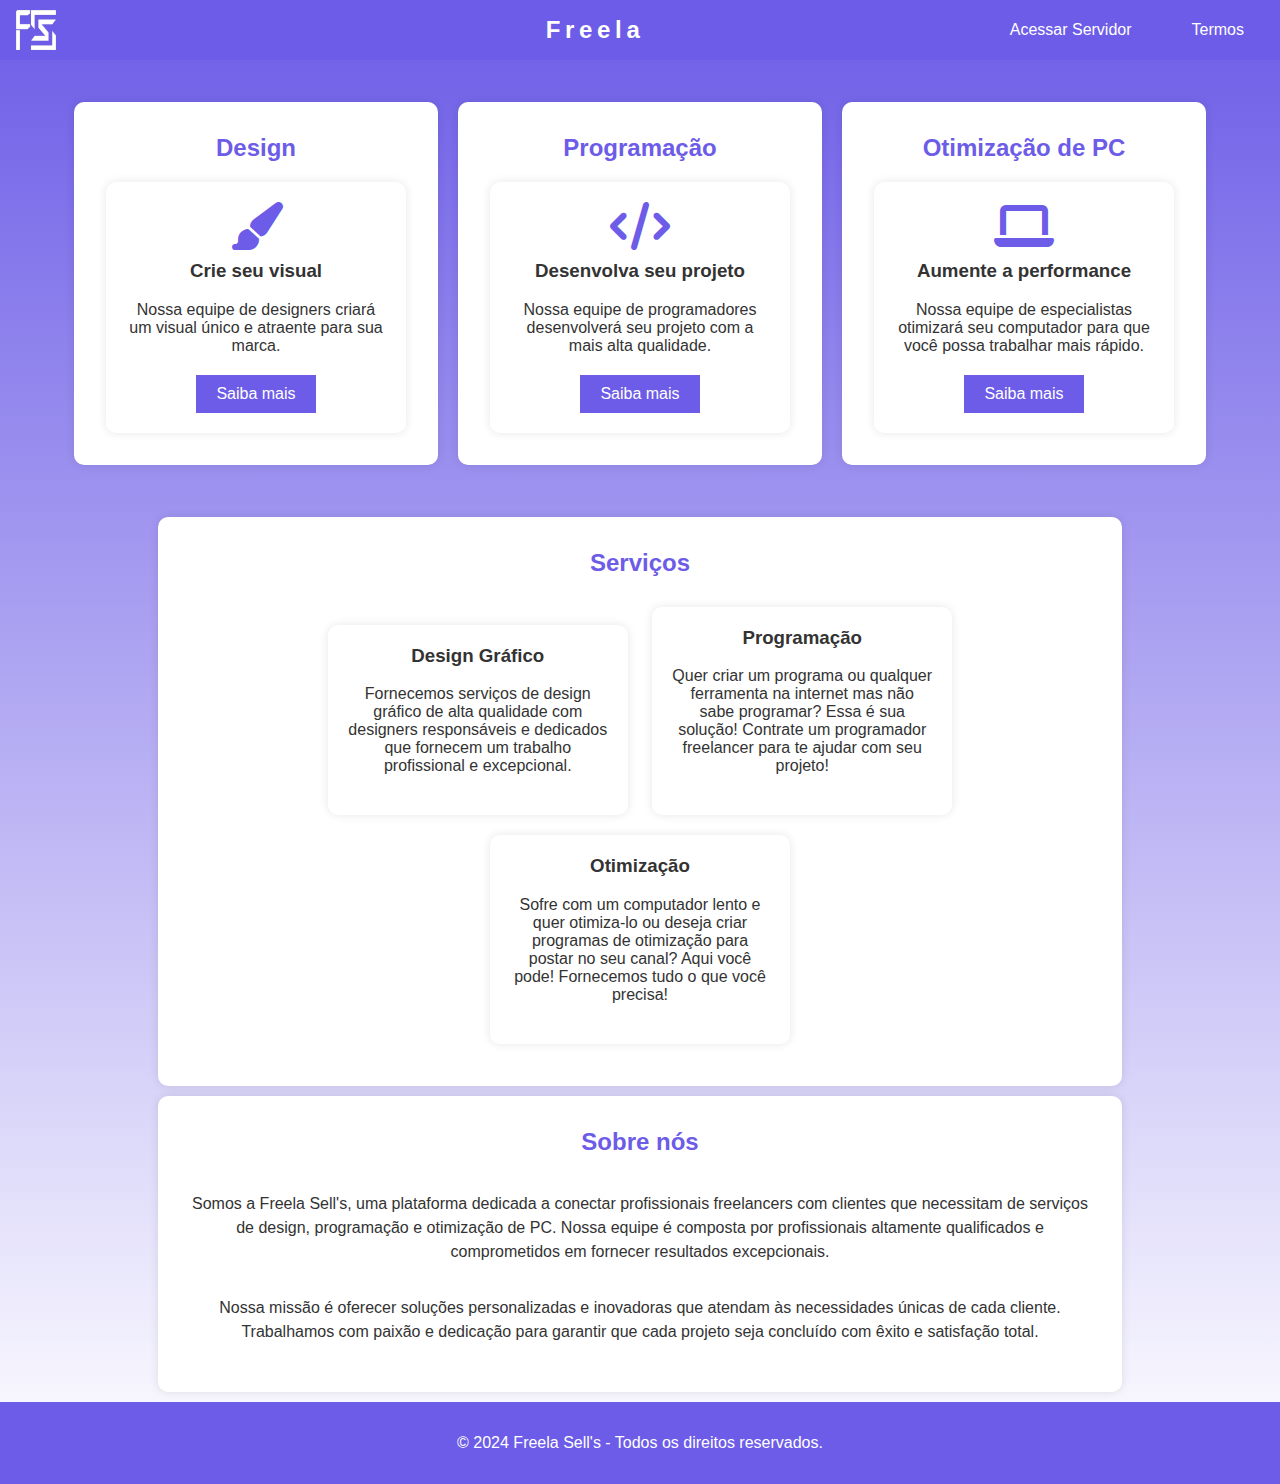
<file: index.html>
<!DOCTYPE html>
<html lang="pt-BR">
<head>
    <meta charset="UTF-8">
    <meta name="viewport" content="width=device-width, initial-scale=1.0">
    <link rel="shortcut icon" href="./OIG4.png" type="image/x-icon">
    <meta property="og:title" content="FreelaSell's - Home">
    <meta property="og:description" content="Freela Sell's. A sua solução informal no freelance.">
    <meta property="og:image" content="https://freelasells.shop/OIG4.png">
    <meta property="og:url" content="https://amathyzin.tech/">
    <meta property="og:type" content="website">
     <script src="script.js"></script>
    <script src="p_terms.js"></script>
    <title>Freela Sell's - Freelances</title>
    <link rel="stylesheet" href="https://cdnjs.cloudflare.com/ajax/libs/font-awesome/6.2.0/css/all.min.css" />
    
    <style>
        body {
            background-image: linear-gradient(to bottom, #6c5ce7 0%, #ffffff 100%);
            font-family: Arial, sans-serif;
            margin: 0;
            padding: 0;
            color: #333;
        }

        header {
            background-color: #6c5ce7;
            padding: 1em;
            text-align: center;
            color: #fff;
            position: relative;
        }

        header h1 {
            font-family: 'Arial Black', sans-serif;
            font-size: 24px;
            margin: 0;
            letter-spacing: -1px; /* Reduzindo o espaçamento entre as letras */
        }

        header h1 span {
            display: inline-block;
            opacity: 0; /* Começa invisível */
        }

        header h1 span:nth-child(odd) {
            animation-direction: alternate;
        }

        @keyframes float {
            0% {
                transform: translateY(0px);
            }
            50% {
                transform: translateY(-10px);
            }
            100% {
                transform: translateY(0px);
            }
        }

        .header-buttons {
            display: flex;
            justify-content: center;
            align-items: center;
            position: absolute;
            right: 1em;
            top: 50%;
            transform: translateY(-50%);
        }

        .header-buttons button {
            background-color: #6c5ce7;
            color: #fff;
            border: none;
            padding: 10px 20px;
            font-size: 16px;
            cursor: pointer;
            transition: background-color 0.3s;
            margin-left: 10px;
        }

        .header-buttons button:hover {
            background-color: #4b3f8c;
        }

        .header-buttons .access-community {
            margin-right: 10px;
        }

        .header-icon {
            height: 40px;
            position: absolute;
            left: 1em;
            top: 50%;
            transform: translateY(-50%);
        }

        main {
            display: flex;
            flex-wrap: wrap;
            justify-content: center;
            padding: 2em;
        }

        section {
            background-color: #fff;
            padding: 2em;
            margin: 10px;
            border-radius: 10px;
            box-shadow: 0 0 10px rgba(0, 0, 0, 0.1);
            width: 300px;
            text-align: center;
            transition: box-shadow 0.3s;
        }

        section:hover {
            box-shadow: 0 0 20px rgba(0, 0, 0, 0.2);
        }

        h2 {
            margin-top: 0;
            color: #6c5ce7;
        }

        .service-box {
            padding: 20px;
            border-radius: 10px;
            box-shadow: 0 0 10px rgba(0, 0, 0, 0.1);
            margin-top: 20px;
            transition: box-shadow 0.3s;
        }

        .service-box:hover {
            box-shadow: 0 0 20px rgba(0, 0, 0, 0.2);
        }

        .service-box i {
            color: #6c5ce7;
            margin-bottom: 10px;
        }

        .service-box h3 {
            margin-top: 0;
            color: #333;
        }

        .service-box p {
            margin-bottom: 20px;
        }

        .service-box button {
            background-color: #6c5ce7;
            color: #fff;
            border: none;
            padding: 10px 20px;
            font-size: 16px;
            cursor: pointer;
            transition: background-color 0.3s;
        }

        .service-box button:hover {
            background-color: #4b3f8c;
        }

        .info {
            background-color: #f0f0f0;
            padding: 10px;
            border-radius: 5px;
            margin-top: 10px;
        }

        .service-info {
            background-color: #fff;
            padding: 2em;
            margin: 10px auto;
            border-radius: 10px;
            box-shadow: 0 0 10px rgba(0, 0, 0, 0.1);
            max-width: 900px;
            text-align: center;
            transition: box-shadow 0.3s;
        }

        .service-info:hover {
            box-shadow: 0 0 20px rgba(0, 0, 0, 0.2);
        }

        .service-info .service-box {
            display: inline-block;
            width: calc(100% / 3 - 40px);
            margin: 10px;
            transition: box-shadow 0.3s;
        }

        .service-info .service-box:hover {
            box-shadow: 0 0 20px rgba(0, 0, 0, 0.2);
        }

        footer {
            background-color: #6c5ce7;
            padding: 1em;
            text-align: center;
            color: #fff;
        }

        footer a {
            color: #fff;
            text-decoration: none;
        }

        footer a:hover {
            color: #ccc;
        }

        /* Adicionando a classe 'fade-in-up' para as caixas */
        .fade-in-up {
            opacity: 0;
            transform: translateY(30px);
            transition: opacity 0.5s ease-out, transform 0.5s ease-out;
        }

        .fade-in-up.show {
            opacity: 1;
            transform: translateY(0);
        }

        /* Adicionando a classe 'floating' para as caixas */
        .floating {
            animation: float 3s ease-in-out infinite;
        }

        /* Adicionando a classe 'highlight' para realçar as caixas */
        .highlight {
            box-shadow: 0 0 20px rgba(108, 92, 231, 0.6);
        }

         #about-us {
            background-color: #fff;
            padding: 2em;
            margin: 10px auto;
            border-radius: 10px;
            box-shadow: 0 0 10px rgba(0, 0, 0, 0.1);
            max-width: 900px; /* Igual à seção de serviços */
            width: 100%; /* Adicionado para garantir a largura total quando max-width não for aplicado */
            text-align: center;
            transition: box-shadow 0.3s;
            display: flex;
            flex-direction: column;
            align-items: center;
        }

        #about-us:hover {
            box-shadow: 0 0 20px rgba(0, 0, 0, 0.2);
        }

        #about-us p {
            margin: 1em 0;
            line-height: 1.5;
        }
    </style>
</head>
<body>
    <header>
        <h1>
            <span>F</span>
            <span>r</span>
            <span>e</span>
            <span>e</span>
            <span>l</span>
            <span>a</span>
            <span> </span>
            <span>S</span>
            <span>e</span>
            <span>l</span>
            <span>l</span>
            <span>'</span>
            <span>s</span>
        </h1>
        <img src="./OIG4.png" alt="Ícone" class="header-icon">
        <div class="header-buttons">
            <button class="access-community" onclick="window.location.href = './discord';">Acessar Servidor</button>
            <button class="terms" onclick="window.location.href = './termos';">Termos</button>
        </div>
    </header>
    <main>
        <section id="design" class="fade-in-up floating">
            <h2>Design</h2>
            <div class="service-box">
                <i class="fas fa-paint-brush fa-3x"></i>
                <h3>Crie seu visual</h3>
                <p>Nossa equipe de designers criará um visual único e atraente para sua marca.</p>
                <button onclick="scrollToAndHighlight('info-design')">Saiba mais</button>
            </div>
        </section>
        <section id="programacao" class="fade-in-up floating">
            <h2>Programação</h2>
            <div class="service-box">
                <i class="fas fa-code fa-3x"></i>
                <h3>Desenvolva seu projeto</h3>
                <p>Nossa equipe de programadores desenvolverá seu projeto com a mais alta qualidade.</p>
                <button onclick="scrollToAndHighlight('info-programacao')">Saiba mais</button>
            </div>
        </section>
        <section id="otimizacao" class="fade-in-up floating">
            <h2>Otimização de PC</h2>
            <div class="service-box">
                <i class="fas fa-laptop fa-3x"></i>
                <h3>Aumente a performance</h3>
                <p>Nossa equipe de especialistas otimizará seu computador para que você possa trabalhar mais rápido.</p>
                <button onclick="scrollToAndHighlight('info-otimizacao')">Saiba mais</button>
            </div>
        </section>
    </main>
    <div class="service-info">
        <h2>Serviços</h2>
        <div class="service-box" id="info-design" class="fade-in-up floating">
            <h3>Design Gráfico</h3>
            <p>Fornecemos serviços de design gráfico de alta qualidade com designers responsáveis e dedicados que fornecem um trabalho profissional e excepcional.</p>
        </div>
        <div class="service-box" id="info-programacao" class="fade-in-up floating">
            <h3>Programação</h3>
            <p>Quer criar um programa ou qualquer ferramenta na internet mas não sabe programar? Essa é sua solução! Contrate um programador freelancer para te ajudar com seu projeto!</p>
        </div>
        <div class="service-box" id="info-otimizacao" class="fade-in-up floating">
            <h3>Otimização</h3>
            <p>Sofre com um computador lento e quer otimiza-lo ou deseja criar programas de otimização para postar no seu  canal? Aqui você pode! Fornecemos tudo o que você precisa!</p>
        </div>
    </div>
    <section id="about-us" class="fade-in-up">
    <h2>Sobre nós</h2>
    <p>
        Somos a Freela Sell's, uma plataforma dedicada a conectar profissionais freelancers com clientes que necessitam de serviços de design, programação e otimização de PC. Nossa equipe é composta por profissionais altamente qualificados e comprometidos em fornecer resultados excepcionais.
    </p>
    <p>
        Nossa missão é oferecer soluções personalizadas e inovadoras que atendam às necessidades únicas de cada cliente. Trabalhamos com paixão e dedicação para garantir que cada projeto seja concluído com êxito e satisfação total.
    </p>
</section>
    <footer>
        <p>&copy; 2024 Freela Sell's - Todos os direitos reservados.</p>
    </footer>

    <script>
        const fadeInUpElements = document.querySelectorAll('.fade-in-up');

        function showElement(element, delay) {
            setTimeout(() => {
                element.classList.add('show');
            }, delay);
        }

        fadeInUpElements.forEach((element, index) => {
            showElement(element, index * 150);
        });

        function scrollToAndHighlight(targetId) {
            const targetElement = document.getElementById(targetId);
            if (targetElement) {
                const serviceBoxes = document.querySelectorAll('.service-box');
                serviceBoxes.forEach((box) => box.classList.remove('highlight'));
                targetElement.classList.add('highlight');
                targetElement.scrollIntoView({ behavior: 'smooth', block: 'start' });
            }
        }
    </script>
    <script>
        // Obtém todas as letras do cabeçalho
        const headerLetters = document.querySelectorAll('header h1 span');

        // Define a função para animar as letras
        function animateLetters(index) {
            // Se todas as letras já foram animadas, interrompa a função
            if (index >= headerLetters.length) return;
            // Anima a letra atual
            headerLetters[index].style.opacity = 1;
            headerLetters[index].style.animation = 'wave 0.5s ease-in-out alternate';
            // Chama recursivamente para a próxima letra após um pequeno atraso
            setTimeout(() => {
                animateLetters(index + 1);
            }, 100); // Ajuste o atraso conforme necessário
        }

        // Inicia a animação chamando a função com o índice inicial 0
        animateLetters(0);
    </script>
</body>
</html>
</file>
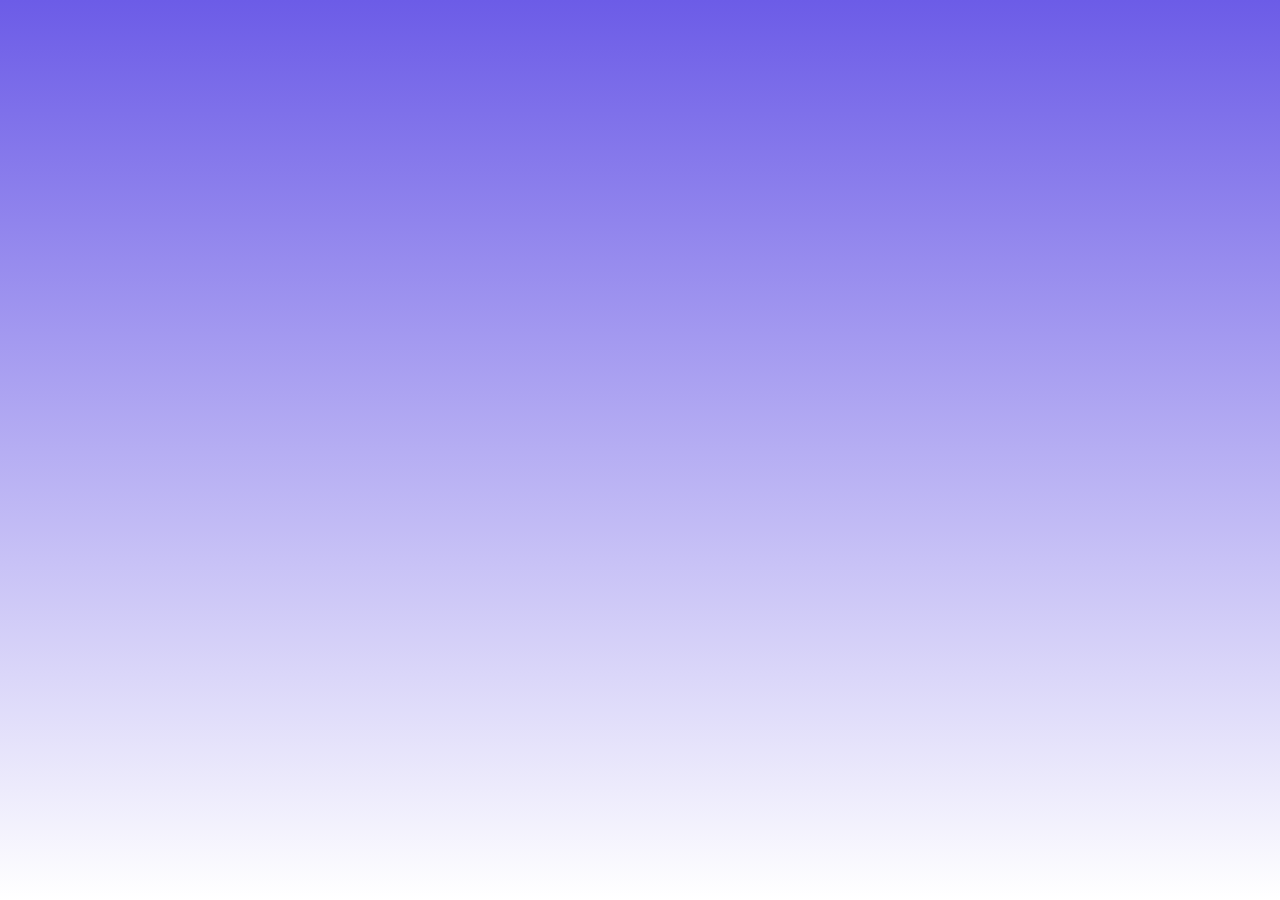
<file: discord.html>
<!DOCTYPE html>
<html lang="pt-BR">
<head>
    <meta charset="UTF-8">
    <meta name="viewport" content="width=device-width, initial-scale=1.0">
    <title>Redirecionando - Freela</title>
    <link rel="stylesheet" href="https://cdnjs.cloudflare.com/ajax/libs/font-awesome/6.2.0/css/all.min.css" />
    <script src="script.js"></script>
    <style>
        
        body {
            background-image: linear-gradient(to bottom, #6c5ce7 0%, #ffffff 100%);
            font-family: Arial, sans-serif;
            margin: 0;
            padding: 0;
            color: #fff;
            display: flex;
            justify-content: center;
            align-items: center;
            height: 100vh;
        }

        .container {
            text-align: center;
            position: relative;
            opacity: 0;
            transform: translateY(50px);
            animation: fadeInUp 1s ease-out forwards;
        }

        .icon-discord {
            font-size: 5em;
            animation: float 3s ease-in-out infinite;
            position: absolute;
            top: -1em;
            left: 50%;
            transform: translateX(-50%);
            color: #fff;
        }

        h1,
        p {
            text-shadow: 0 0 2px #fff, 0 0 5px #fff, 0 0 10px #fff, 0 0 20px #6c5ce7, 0 0 30px #6c5ce7, 0 0 40px #6c5ce7, 0 0 60px #6c5ce7, 0 0 80px #6c5ce7;
            animation: wave 2s ease-in-out infinite;
        }

        @keyframes fadeInUp {
            0% {
                opacity: 0;
                transform: translateY(50px);
            }
            100% {
                opacity: 1;
                transform: translateY(0);
            }
        }

        @keyframes float {
            0% {
                transform: translateY(0px) translateX(-50%);
            }
            50% {
                transform: translateY(-10px) translateX(-50%);
            }
            100% {
                transform: translateY(0px) translateX(-50%);
            }
        }

        @keyframes wave {
            0% {
                text-shadow: 0 0 2px #fff, 0 0 5px #fff, 0 0 10px #fff, 0 0 20px #6c5ce7, 0 0 30px #6c5ce7, 0 0 40px #6c5ce7, 0 0 60px #6c5ce7, 0 0 80px #6c5ce7;
            }
            50% {
                text-shadow: 0 0 5px #fff, 0 0 10px #fff, 0 0 20px #fff, 0 0 30px #6c5ce7, 0 0 40px #6c5ce7, 0 0 50px #6c5ce7, 0 0 60px #6c5ce7, 0 0 70px #6c5ce7;
            }
            100% {
                text-shadow: 0 0 2px #fff, 0 0 5px #fff, 0 0 10px #fff, 0 0 20px #6c5ce7, 0 0 30px #6c5ce7, 0 0 40px #6c5ce7, 0 0 60px #6c5ce7, 0 0 80px #6c5ce7;
            }
        }

        h1 {
            font-size: 2em;
            margin-bottom: 1em;
        }

        p {
            font-size: 1.2em;
            margin-bottom: 2em;
        }

        button {
            background-color: #6c5ce7;
            border: none;
            color: #fff;
            padding: 10px 20px;
            border-radius: 5px;
            cursor: pointer;
            font-size: 1em;
            margin-top: 1em;
        }
    </style>
</head>
<body>
    <div class="container">
        <i class="fab fa-discord icon-discord"></i>
        <h1>Estamos te redirecionando para o Discord</h1>
        <p>Aguarde um momento, você será redirecionado automaticamente.</p>
        <button onclick="window.location.href='index.html'">Cancelar</button>
    </div>

    <script>
        setTimeout(function() {
            window.location.href = 'https://discord.gg/TxHGrkYKt7'; // substitua 'seu-convite' pelo seu convite do Discord
        }, 5000); // 5 segundos
    </script>
</body>
</html>
</file>
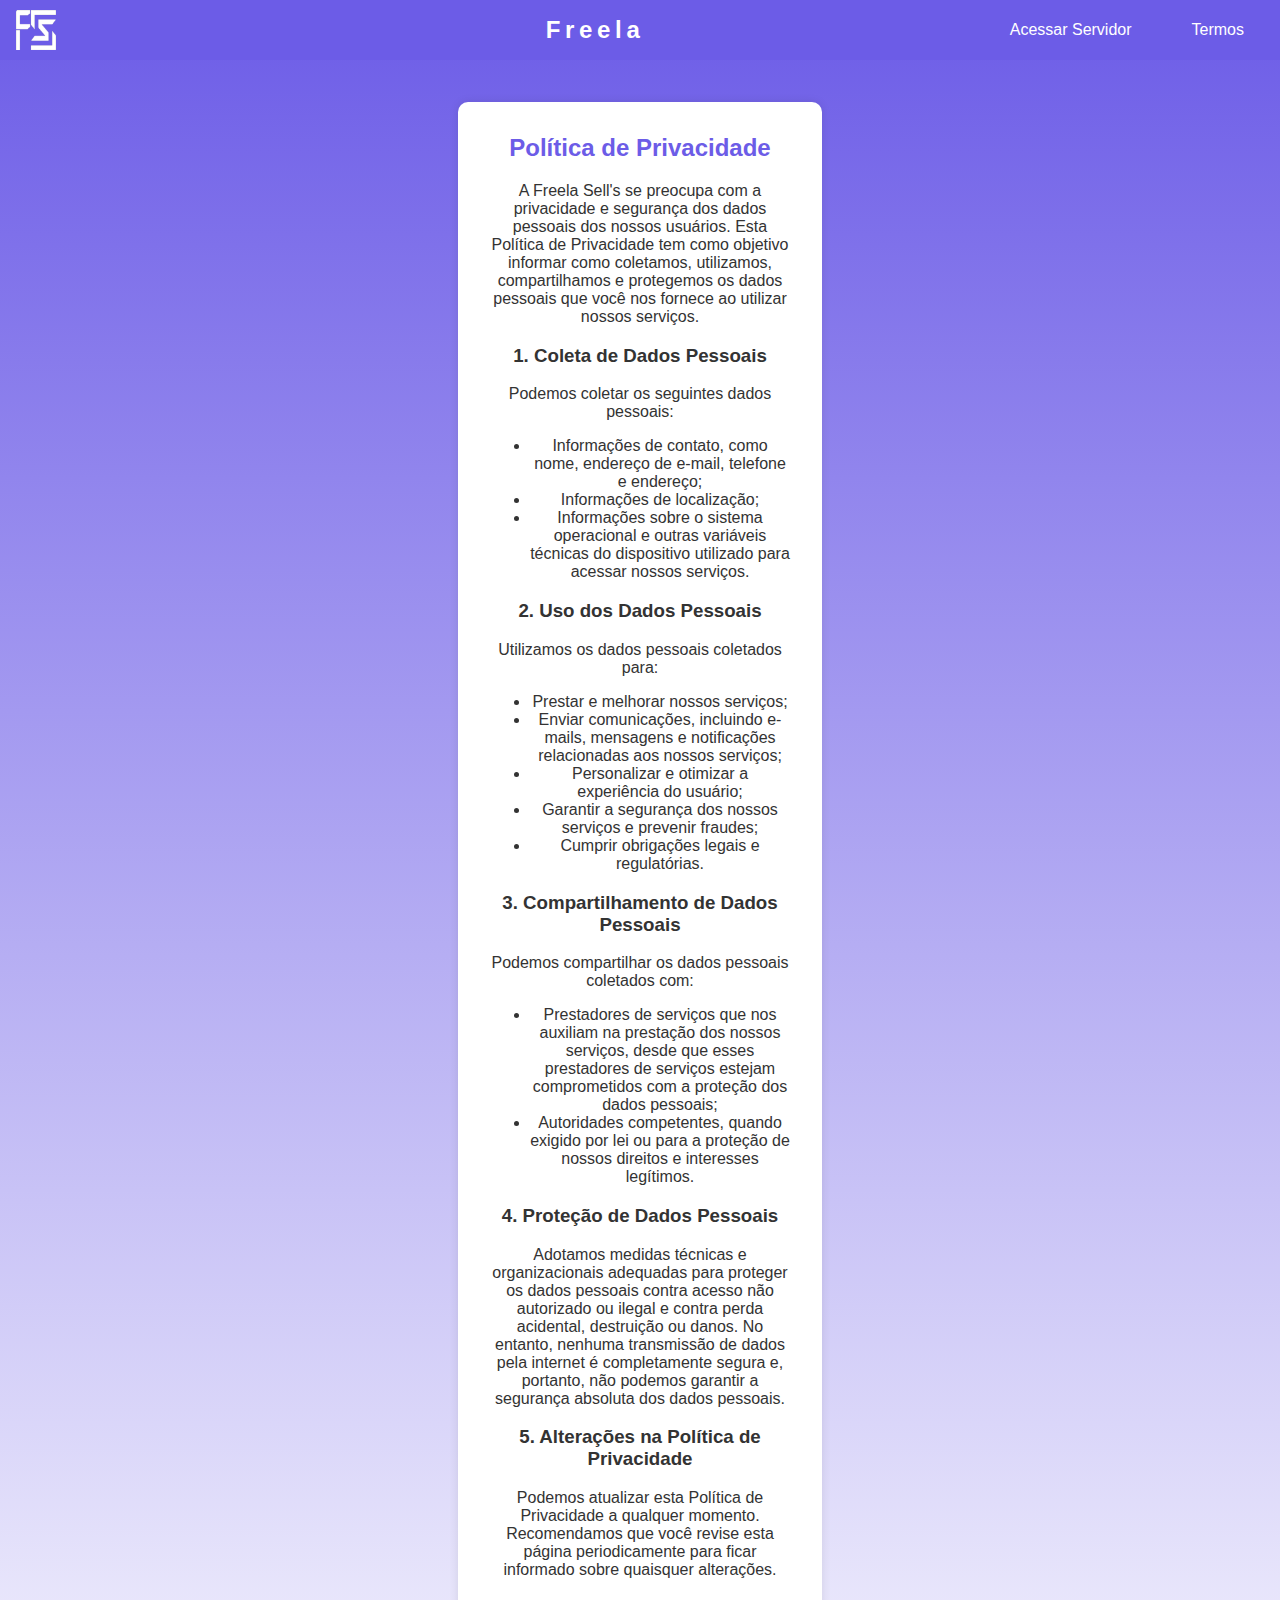
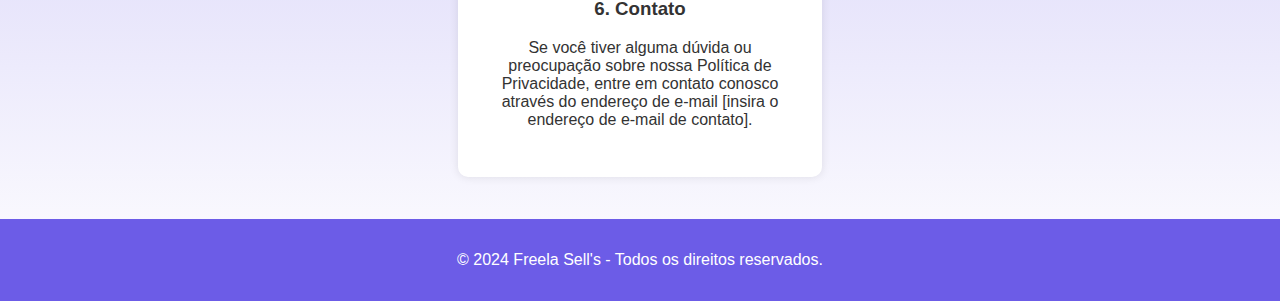
<file: politica.html>
<!DOCTYPE html>
<html lang="pt-BR">
<head>
    <meta charset="UTF-8">
    <meta name="viewport" content="width=device-width, initial-scale=1.0">
    <link rel="shortcut icon" href="./OIG4.png" type="image/x-icon">
    <meta property="og:title" content="FreelaSell's - Política de Privacidade">
    <meta property="og:description" content="Conheça nossa Política de Privacidade e saiba como cuidamos da sua privacidade e segurança.">
    <meta property="og:image" content="https://freelasells.shop/OIG4.png">
    <meta property="og:type" content="website">
    <title>Freela Sell's - Política de Privacidade</title>
    <link rel="stylesheet" href="https://cdnjs.cloudflare.com/ajax/libs/font-awesome/6.2.0/css/all.min.css" />
    <style>
        body {
            background-image: linear-gradient(to bottom, #6c5ce7 0%, #ffffff 100%);
            font-family: Arial, sans-serif;
            margin: 0;
            padding: 0;
            color: #333;
        }

        header {
            background-color: #6c5ce7;
            padding: 1em;
            text-align: center;
            color: #fff;
            position: relative;
        }

        header h1 {
            font-family: 'Arial Black', sans-serif;
            font-size: 24px;
            margin: 0;
            letter-spacing: -1px; /* Reduzindo o espaçamento entre as letras */
        }

        header h1 span {
            display: inline-block;
            opacity: 0; /* Começa invisível */
        }

        header h1 span:nth-child(odd) {
            animation-direction: alternate;
        }

        @keyframes float {
            0% {
                transform: translateY(0px);
            }
            50% {
                transform: translateY(-10px);
            }
            100% {
                transform: translateY(0px);
            }
        }

        .header-buttons {
            display: flex;
            justify-content: center;
            align-items: center;
            position: absolute;
            right: 1em;
            top: 50%;
            transform: translateY(-50%);
        }

        .header-buttons button {
            background-color: #6c5ce7;
            color: #fff;
            border: none;
            padding: 10px 20px;
            font-size: 16px;
            cursor: pointer;
            transition: background-color 0.3s;
            margin-left: 10px;
        }

        .header-buttons button:hover {
            background-color: #4b3f8c;
        }

        .header-buttons .access-community {
            margin-right: 10px;
        }

        .header-icon {
            height: 40px;
            position: absolute;
            left: 1em;
            top: 50%;
            transform: translateY(-50%);
        }

        main {
            display: flex;
            flex-wrap: wrap;
            justify-content: center;
            padding: 2em;
        }

        section {
            background-color: #fff;
            padding: 2em;
            margin: 10px;
            border-radius: 10px;
            box-shadow: 0 0 10px rgba(0, 0, 0, 0.1);
            width: 300px;
            text-align: center;
            transition: box-shadow 0.3s;
        }

        section:hover {
            box-shadow: 0 0 20px rgba(0, 0, 0, 0.2);
        }

        h2 {
            margin-top: 0;
            color: #6c5ce7;
        }

        .service-box {
            padding: 20px;
            border-radius: 10px;
            box-shadow: 0 0 10px rgba(0, 0, 0, 0.1);
            margin-top: 20px;
            transition: box-shadow 0.3s;
        }

        .service-box:hover {
            box-shadow: 0 0 20px rgba(0, 0, 0, 0.2);
        }

        .service-box i {
            color: #6c5ce7;
            margin-bottom: 10px;
        }

        .service-box h3 {
            margin-top: 0;
            color: #333;
        }

        .service-box p {
            margin-bottom: 20px;
        }

        .service-box button {
            background-color: #6c5ce7;
            color: #fff;
            border: none;
            padding: 10px 20px;
            font-size: 16px;
            cursor: pointer;
            transition: background-color 0.3s;
        }

        .service-box button:hover {
            background-color: #4b3f8c;
        }

        .info {
            background-color: #f0f0f0;
            padding: 10px;
            border-radius: 5px;
            margin-top: 10px;
        }

        .service-info {
            background-color: #fff;
            padding: 2em;
            margin: 10px auto;
            border-radius: 10px;
            box-shadow: 0 0 10px rgba(0, 0, 0, 0.1);
            max-width: 900px;
            text-align: center;
            transition: box-shadow 0.3s;
        }

        .service-info:hover {
            box-shadow: 0 0 20px rgba(0, 0, 0, 0.2);
        }

        .service-info .service-box {
            display: inline-block;
            width: calc(100% / 3 - 40px);
            margin: 10px;
            transition: box-shadow 0.3s;
        }

        .service-info .service-box:hover {
            box-shadow: 0 0 20px rgba(0, 0, 0, 0.2);
        }

        footer {
            background-color: #6c5ce7;
            padding: 1em;
            text-align: center;
            color: #fff;
        }

        footer a {
            color: #fff;
            text-decoration: none;
        }

        footer a:hover {
            color: #ccc;
        }

        /* Adicionando a classe 'fade-in-up' para as caixas */
        .fade-in-up {
            opacity: 0;
            transform: translateY(30px);
            transition: opacity 0.5s ease-out, transform 0.5s ease-out;
        }

        .fade-in-up.show {
            opacity: 1;
            transform: translateY(0);
        }

        /* Adicionando a classe 'floating' para as caixas */
        .floating {
            animation: float 3s ease-in-out infinite;
        }

        /* Adicionando a classe 'highlight' para realçar as caixas */
        .highlight {
            box-shadow: 0 0 20px rgba(108, 92, 231, 0.6);
        }

         #about-us {
            background-color: #fff;
            padding: 2em;
            margin: 10px auto;
            border-radius: 10px;
            box-shadow: 0 0 10px rgba(0, 0, 0, 0.1);
            max-width: 900px; /* Igual à seção de serviços */
            width: 100%; /* Adicionado para garantir a largura total quando max-width não for aplicado */
            text-align: center;
            transition: box-shadow 0.3s;
            display: flex;
            flex-direction: column;
            align-items: center;
        }

        #about-us:hover {
            box-shadow: 0 0 20px rgba(0, 0, 0, 0.2);
        }

        #about-us p {
            margin: 1em 0;
            line-height: 1.5;
        }
    </style>
</head>
<body>
    <header>
        <h1>
            <span>F</span>
            <span>r</span>
            <span>e</span>
            <span>e</span>
            <span>l</span>
            <span>a</span>
            <span> </span>
            <span>S</span>
            <span>e</span>
            <span>l</span>
            <span>l</span>
            <span>'</span>
            <span>s</span>
        </h1>
        <img src="./OIG4.png" alt="Ícone" class="header-icon">
        <div class="header-buttons">
            <button class="access-community" onclick="window.location.href = './discord';">Acessar Servidor</button>
            <button class="terms" onclick="window.location.href = './termos';">Termos</button>
        </div>
    </header>
    <main>
        <section id="privacy-policy">
            <h2>Política de Privacidade</h2>
            <p>A Freela Sell's se preocupa com a privacidade e segurança dos dados pessoais dos nossos usuários. Esta Política de Privacidade tem como objetivo informar como coletamos, utilizamos, compartilhamos e protegemos os dados pessoais que você nos fornece ao utilizar nossos serviços.</p>
            <h3>1. Coleta de Dados Pessoais</h3>
            <p>Podemos coletar os seguintes dados pessoais:</p>
            <ul>
                <li>Informações de contato, como nome, endereço de e-mail, telefone e endereço;</li>
                <li>Informações de localização;</li>
                <li>Informações sobre o sistema operacional e outras variáveis técnicas do dispositivo utilizado para acessar nossos serviços.</li>
            </ul>
            <h3>2. Uso dos Dados Pessoais</h3>
            <p>Utilizamos os dados pessoais coletados para:</p>
            <ul>
                <li>Prestar e melhorar nossos serviços;</li>
                <li>Enviar comunicações, incluindo e-mails, mensagens e notificações relacionadas aos nossos serviços;</li>
                <li>Personalizar e otimizar a experiência do usuário;</li>
                <li>Garantir a segurança dos nossos serviços e prevenir fraudes;</li>
                <li>Cumprir obrigações legais e regulatórias.</li>
            </ul>
            <h3>3. Compartilhamento de Dados Pessoais</h3>
            <p>Podemos compartilhar os dados pessoais coletados com:</p>
            <ul>
                <li>Prestadores de serviços que nos auxiliam na prestação dos nossos serviços, desde que esses prestadores de serviços estejam comprometidos com a proteção dos dados pessoais;</li>
                <li>Autoridades competentes, quando exigido por lei ou para a proteção de nossos direitos e interesses legítimos.</li>
            </ul>
            <h3>4. Proteção de Dados Pessoais</h3>
            <p>Adotamos medidas técnicas e organizacionais adequadas para proteger os dados pessoais contra acesso não autorizado ou ilegal e contra perda acidental, destruição ou danos. No entanto, nenhuma transmissão de dados pela internet é completamente segura e, portanto, não podemos garantir a segurança absoluta dos dados pessoais.</p>
            <h3>5. Alterações na Política de Privacidade</h3>
            <p>Podemos atualizar esta Política de Privacidade a qualquer momento. Recomendamos que você revise esta página periodicamente para ficar informado sobre quaisquer alterações.</p>
            <h3>6. Contato</h3>
            <p>Se você tiver alguma dúvida ou preocupação sobre nossa Política de Privacidade, entre em contato conosco através do endereço de e-mail [insira o endereço de e-mail de contato].</p>
        </section>
    </main>
    <footer>
        <p>&copy; 2024 Freela Sell's - Todos os direitos reservados.</p>
    </footer>

    <script>
        const fadeInUpElements = document.querySelectorAll('.fade-in-up');

        function showElement(element, delay) {
            setTimeout(() => {
                element.classList.add('show');
            }, delay);
        }

        fadeInUpElements.forEach((element, index) => {
            showElement(element, index * 150);
        });

        function scrollToAndHighlight(targetId) {
            const targetElement = document.getElementById(targetId);
            if (targetElement) {
                const serviceBoxes = document.querySelectorAll('.service-box');
                serviceBoxes.forEach((box) => box.classList.remove('highlight'));
                targetElement.classList.add('highlight');
                targetElement.scrollIntoView({ behavior: 'smooth', block: 'start' });
            }
        }
    </script>
    <script>
        // Obtém todas as letras do cabeçalho
        const headerLetters = document.querySelectorAll('header h1 span');

        // Define a função para animar as letras
        function animateLetters(index) {
            // Se todas as letras já foram animadas, interrompa a função
            if (index >= headerLetters.length) return;
            // Anima a letra atual
            headerLetters[index].style.opacity = 1;
            headerLetters[index].style.animation = 'wave 0.5s ease-in-out alternate';
            // Chama recursivamente para a próxima letra após um pequeno atraso
            setTimeout(() => {
                animateLetters(index + 1);
            }, 100); // Ajuste o atraso conforme necessário
        }

        // Inicia a animação chamando a função com o índice inicial 0
        animateLetters(0);
    </script>
</body>
</html>
</file>
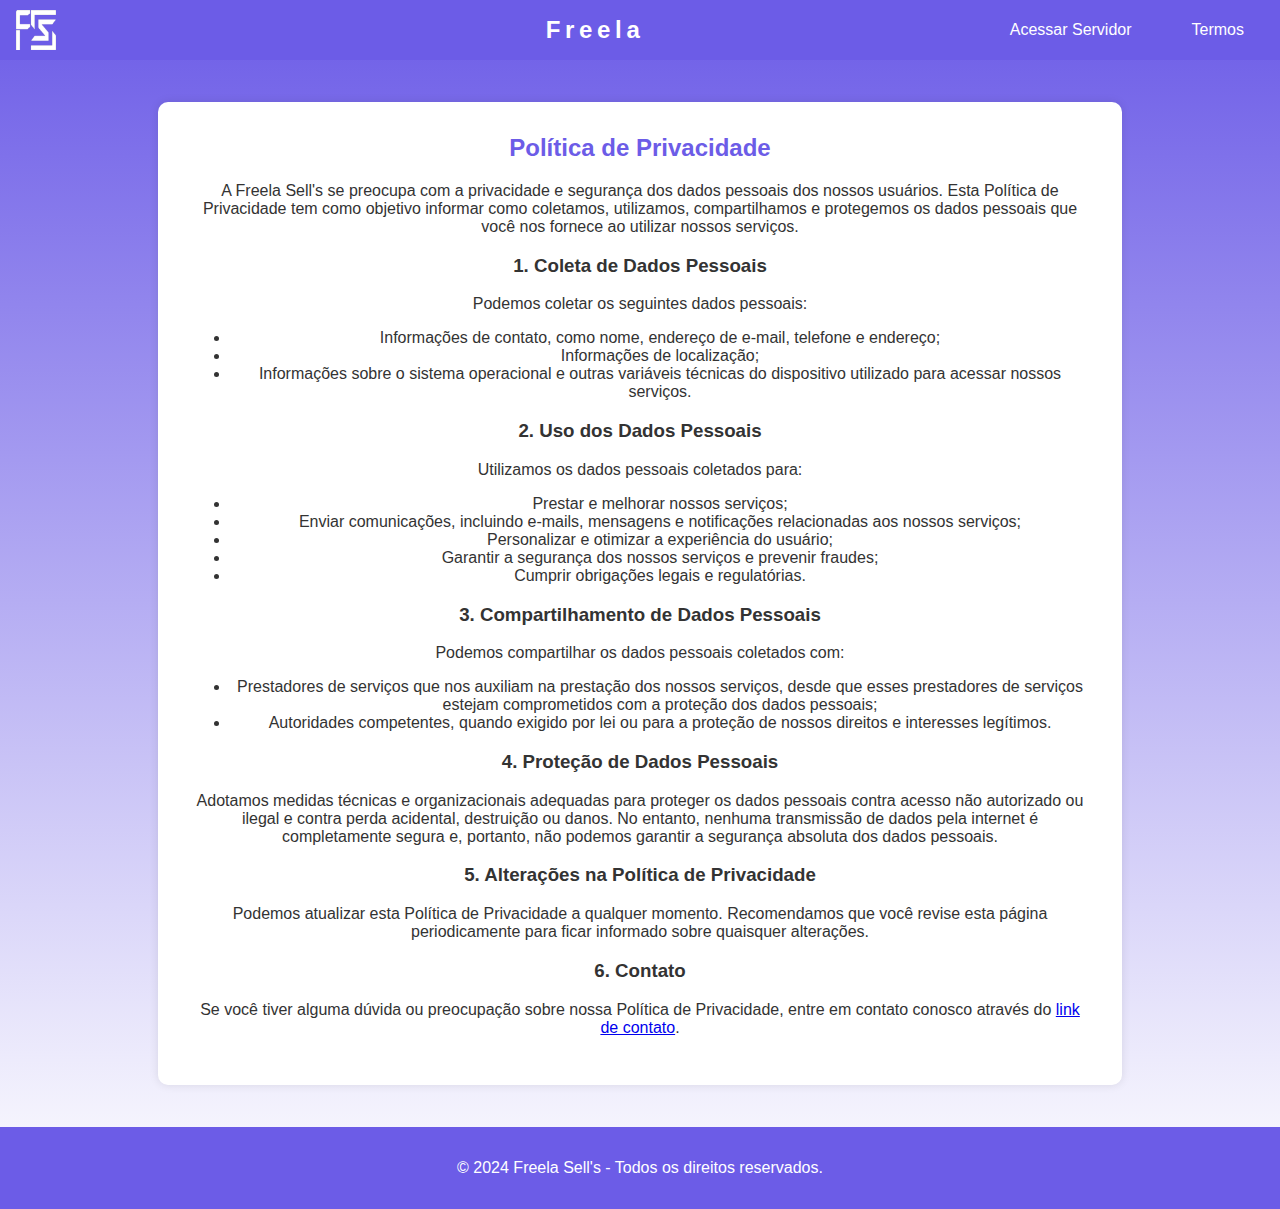
<file: privacidade.html>
<!DOCTYPE html>
<html lang="pt-BR">
<head>
    <meta charset="UTF-8">
    <meta name="viewport" content="width=device-width, initial-scale=1.0">
    <link rel="shortcut icon" href="./OIG4.png" type="image/x-icon">
    <meta property="og:title" content="FreelaSell's - Política de Privacidade">
    <meta property="og:description" content="Conheça nossa Política de Privacidade e saiba como cuidamos da sua privacidade e segurança.">
    <meta property="og:image" content="https://freelasells.shop/OIG4.png">
    <meta property="og:type" content="website">
    <title>Freela Sell's - Política de Privacidade</title>
    <link rel="stylesheet" href="https://cdnjs.cloudflare.com/ajax/libs/font-awesome/6.2.0/css/all.min.css" />
    <style>
        body {
            background-image: linear-gradient(to bottom, #6c5ce7 0%, #ffffff 100%);
            font-family: Arial, sans-serif;
            margin: 0;
            padding: 0;
            color: #333;
        }

        header {
            background-color: #6c5ce7;
            padding: 1em;
            text-align: center;
            color: #fff;
            position: relative;
        }

        header h1 {
            font-family: 'Arial Black', sans-serif;
            font-size: 24px;
            margin: 0;
            letter-spacing: -1px; /* Reduzindo o espaçamento entre as letras */
        }

        header h1 span {
            display: inline-block;
            opacity: 0; /* Começa invisível */
        }

        header h1 span:nth-child(odd) {
            animation-direction: alternate;
        }

        @keyframes float {
            0% {
                transform: translateY(0px);
            }
            50% {
                transform: translateY(-10px);
            }
            100% {
                transform: translateY(0px);
            }
        }

        .header-buttons {
            display: flex;
            justify-content: center;
            align-items: center;
            position: absolute;
            right: 1em;
            top: 50%;
            transform: translateY(-50%);
        }

        .header-buttons button {
            background-color: #6c5ce7;
            color: #fff;
            border: none;
            padding: 10px 20px;
            font-size: 16px;
            cursor: pointer;
            transition: background-color 0.3s;
            margin-left: 10px;
        }

        .header-buttons button:hover {
            background-color: #4b3f8c;
        }

        .header-buttons .access-community {
            margin-right: 10px;
        }

        .header-icon {
            height: 40px;
            position: absolute;
            left: 1em;
            top: 50%;
            transform: translateY(-50%);
        }

        main {
            display: flex;
            flex-wrap: wrap;
            justify-content: center;
            padding: 2em;
        }

        section {
            background-color: #fff;
            padding: 2em;
            margin: 10px;
            border-radius: 10px;
            box-shadow: 0 0 10px rgba(0, 0, 0, 0.1);
            width: 900px; /* Aumentando a largura da caixa */
            text-align: center;
            transition: box-shadow 0.3s;
        }

        section:hover {
            box-shadow: 0 0 20px rgba(0, 0, 0, 0.2);
        }

        h2 {
            margin-top: 0;
            color: #6c5ce7;
        }

        .service-box {
            padding: 20px;
            border-radius: 10px;
            box-shadow: 0 0 10px rgba(0, 0, 0, 0.1);
            margin-top: 20px;
            transition: box-shadow 0.3s;
        }

        .service-box:hover {
            box-shadow: 0 0 20px rgba(0, 0, 0, 0.2);
        }

        .service-box i {
            color: #6c5ce7;
            margin-bottom: 10px;
        }

        .service-box h3 {
            margin-top: 0;
            color: #333;
        }

        .service-box p {
            margin-bottom: 20px;
        }

        .service-box button {
            background-color: #6c5ce7;
            color: #fff;
            border: none;
            padding: 10px 20px;
            font-size: 16px;
            cursor: pointer;
            transition: background-color 0.3s;
        }

        .service-box button:hover {
            background-color: #4b3f8c;
        }

        .info {
            background-color: #f0f0f0;
            padding: 10px;
            border-radius: 5px;
            margin-top: 10px;
        }

        .service-info {
            background-color: #fff;
            padding: 2em;
            margin: 10px auto;
            border-radius: 10px;
            box-shadow: 0 0 10px rgba(0, 0, 0, 0.1);
            max-width: 900px;
            text-align: center;
            transition: box-shadow 0.3s;
        }

        .service-info:hover {
            box-shadow: 0 0 20px rgba(0, 0, 0, 0.2);
        }

        .service-info .service-box {
            display: inline-block;
            width: calc(100% / 3 - 40px);
            margin: 10px;
            transition: box-shadow 0.3s;
        }

        .service-info .service-box:hover {
            box-shadow: 0 0 20px rgba(0, 0, 0, 0.2);
        }

        footer {
            background-color: #6c5ce7;
            padding: 1em;
            text-align: center;
            color: #fff;
        }

        footer a {
            color: #fff;
            text-decoration: none;
        }

        footer a:hover {
            color: #ccc;
        }

        /* Adicionando a classe 'fade-in-up' para as caixas */
        .fade-in-up {
            opacity: 0;
            transform: translateY(30px);
            transition: opacity 0.5s ease-out, transform 0.5s ease-out;
        }

        .fade-in-up.show {
            opacity: 1;
            transform: translateY(0);
        }

        /* Adicionando a classe 'floating' para as caixas */
        .floating {
            animation: float 3s ease-in-out infinite;
        }

        /* Adicionando a classe 'highlight' para realçar as caixas */
        .highlight {
            box-shadow: 0 0 20px rgba(108, 92, 231, 0.6);
        }

         #about-us {
            background-color: #fff;
            padding: 2em;
            margin: 10px auto;
            border-radius: 10px;
            box-shadow: 0 0 10px rgba(0, 0, 0, 0.1);
            max-width: 900px; /* Igual à seção de serviços */
            width: 100%; /* Adicionado para garantir a largura total quando max-width não for aplicado */
            text-align: center;
            transition: box-shadow 0.3s;
            display: flex;
            flex-direction: column;
            align-items: center;
        }

        #about-us:hover {
            box-shadow: 0 0 20px rgba(0, 0, 0, 0.2);
        }

        #about-us p {
            margin: 1em 0;
            line-height: 1.5;
        }
    </style>
</head>
<body>
    <header>
        <h1>
            <span>F</span>
            <span>r</span>
            <span>e</span>
            <span>e</span>
            <span>l</span>
            <span>a</span>
            <span> </span>
            <span>S</span>
            <span>e</span>
            <span>l</span>
            <span>l</span>
            <span>'</span>
            <span>s</span>
        </h1>
        <img src="./OIG4.png" alt="Ícone" class="header-icon">
        <div class="header-buttons">
            <button class="access-community" onclick="window.location.href = './discord';">Acessar Servidor</button>
            <button class="terms" onclick="window.location.href = './termos';">Termos</button>
        </div>
    </header>
    <main>
        <section id="privacy-policy">
            <h2>Política de Privacidade</h2>
            <p>A Freela Sell's se preocupa com a privacidade e segurança dos dados pessoais dos nossos usuários. Esta Política de Privacidade tem como objetivo informar como coletamos, utilizamos, compartilhamos e protegemos os dados pessoais que você nos fornece ao utilizar nossos serviços.</p>
            <h3>1. Coleta de Dados Pessoais</h3>
            <p>Podemos coletar os seguintes dados pessoais:</p>
            <ul>
                <li>Informações de contato, como nome, endereço de e-mail, telefone e endereço;</li>
                <li>Informações de localização;</li>
                <li>Informações sobre o sistema operacional e outras variáveis técnicas do dispositivo utilizado para acessar nossos serviços.</li>
            </ul>
            <h3>2. Uso dos Dados Pessoais</h3>
            <p>Utilizamos os dados pessoais coletados para:</p>
            <ul>
                <li>Prestar e melhorar nossos serviços;</li>
                <li>Enviar comunicações, incluindo e-mails, mensagens e notificações relacionadas aos nossos serviços;</li>
                <li>Personalizar e otimizar a experiência do usuário;</li>
                <li>Garantir a segurança dos nossos serviços e prevenir fraudes;</li>
                <li>Cumprir obrigações legais e regulatórias.</li>
            </ul>
            <h3>3. Compartilhamento de Dados Pessoais</h3>
            <p>Podemos compartilhar os dados pessoais coletados com:</p>
            <ul>
                <li>Prestadores de serviços que nos auxiliam na prestação dos nossos serviços, desde que esses prestadores de serviços estejam comprometidos com a proteção dos dados pessoais;</li>
                <li>Autoridades competentes, quando exigido por lei ou para a proteção de nossos direitos e interesses legítimos.</li>
            </ul>
            <h3>4. Proteção de Dados Pessoais</h3>
            <p>Adotamos medidas técnicas e organizacionais adequadas para proteger os dados pessoais contra acesso não autorizado ou ilegal e contra perda acidental, destruição ou danos. No entanto, nenhuma transmissão de dados pela internet é completamente segura e, portanto, não podemos garantir a segurança absoluta dos dados pessoais.</p>
            <h3>5. Alterações na Política de Privacidade</h3>
            <p>Podemos atualizar esta Política de Privacidade a qualquer momento. Recomendamos que você revise esta página periodicamente para ficar informado sobre quaisquer alterações.</p>
            <h3>6. Contato</h3>
            <p>Se você tiver alguma dúvida ou preocupação sobre nossa Política de Privacidade, entre em contato conosco através do <a href="https://freelasells.shop/contato">link de contato</a>.</p>
        </section>
    </main>
    <footer>
        <p>&copy; 2024 Freela Sell's - Todos os direitos reservados.</p>
    </footer>

    <script>
        const fadeInUpElements = document.querySelectorAll('.fade-in-up');

        function showElement(element, delay) {
            setTimeout(() => {
                element.classList.add('show');
            }, delay);
        }

        fadeInUpElements.forEach((element, index) => {
            showElement(element, index * 150);
        });

        function scrollToAndHighlight(targetId) {
            const targetElement = document.getElementById(targetId);
            if (targetElement) {
                const serviceBoxes = document.querySelectorAll('.service-box');
                serviceBoxes.forEach((box) => box.classList.remove('highlight'));
                targetElement.classList.add('highlight');
                targetElement.scrollIntoView({ behavior: 'smooth', block: 'start' });
            }
        }
    </script>
    <script>
        // Obtém todas as letras do cabeçalho
        const headerLetters = document.querySelectorAll('header h1 span');

        // Define a função para animar as letras
        function animateLetters(index) {
            // Se todas as letras já foram animadas, interrompa a função
            if (index >= headerLetters.length) return;
            // Anima a letra atual
            headerLetters[index].style.opacity = 1;
            headerLetters[index].style.animation = 'wave 0.5s ease-in-out alternate';
            // Chama recursivamente para a próxima letra após um pequeno atraso
            setTimeout(() => {
                animateLetters(index + 1);
            }, 100); // Ajuste o atraso conforme necessário
        }

        // Inicia a animação chamando a função com o índice inicial 0
        animateLetters(0);
    </script>
</body>
</html>
</file>
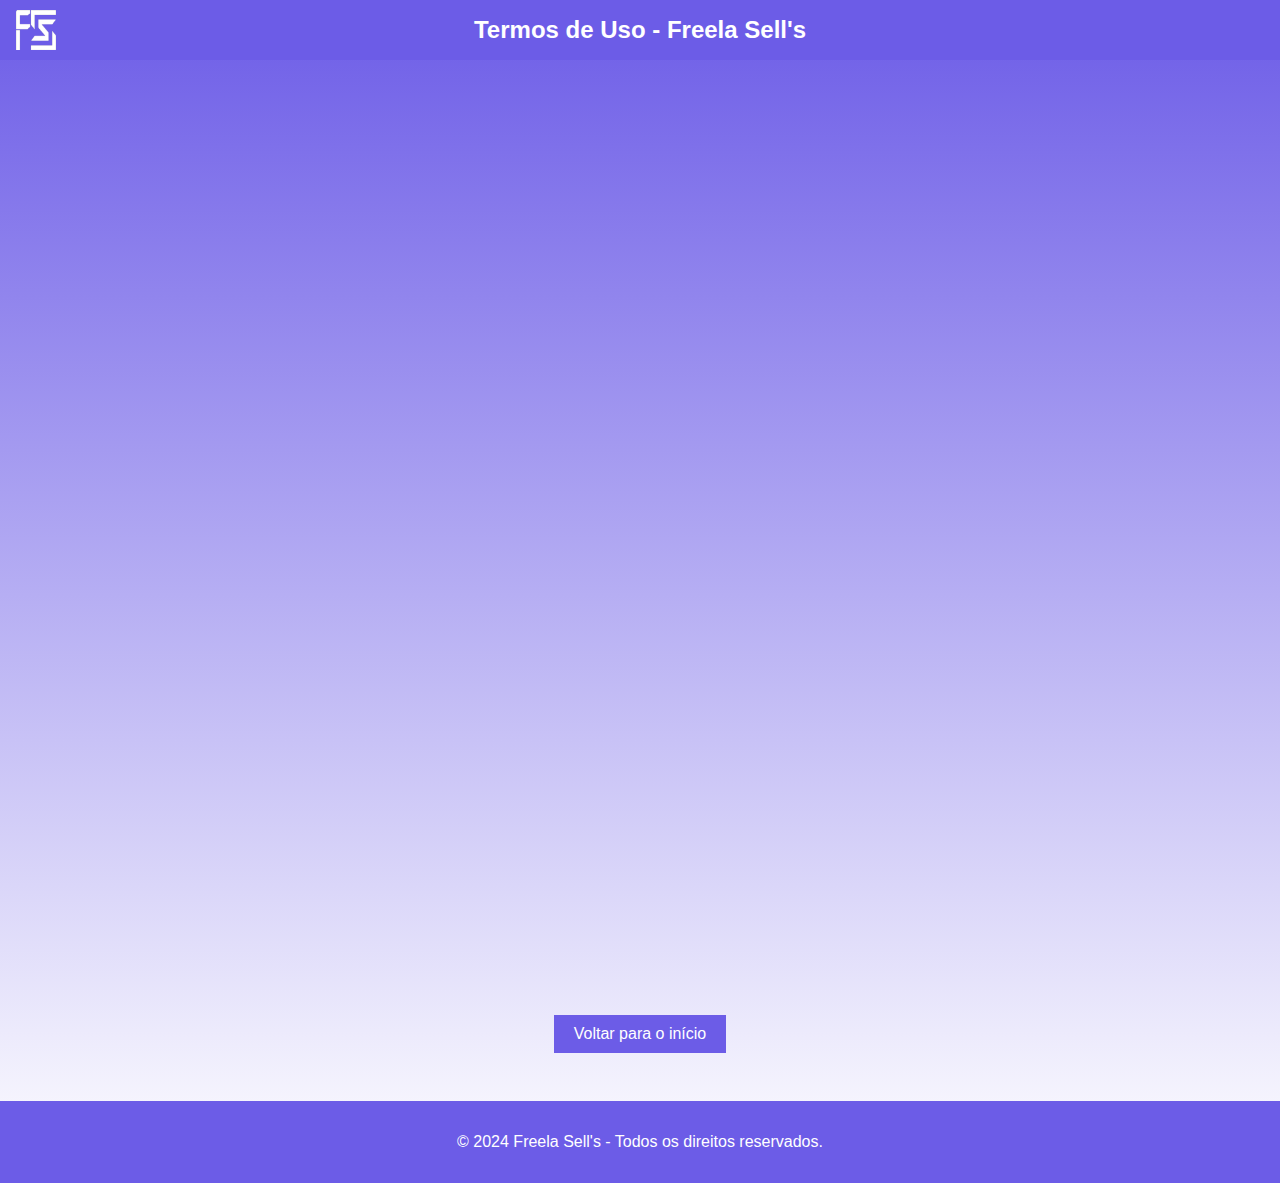
<file: termos.html>
<!DOCTYPE html>
<html lang="pt-BR">
<head>
    <meta charset="UTF-8">
    <link rel="shortcut icon" href="./OIG4.png" type="image/x-icon">
    <meta name="viewport" content="width=device-width, initial-scale=1.0">
    <title>Termos de Uso - Freela Sell's</title>
    <link rel="stylesheet" href="https://cdnjs.cloudflare.com/ajax/libs/font-awesome/6.2.0/css/all.min.css" />
    <script src="script.js"></script>
    <style>
        body {
            background-image: linear-gradient(to bottom, #6c5ce7 0%, #ffffff 100%);
            font-family: Arial, sans-serif;
            margin: 0;
            padding: 0;
            color: #333;
        }

        header {
            background-color: #6c5ce7;
            padding: 1em;
            text-align: center;
            color: #fff;
            position: relative;
        }

        header h1 {
            font-family: 'Arial Black', sans-serif;
            font-size: 24px;
            margin: 0;
        }

        header h1 span {
            display: inline-block;
            animation: float 3s ease-in-out infinite;
        }

        header h1 span:nth-child(odd) {
            animation-direction: alternate;
        }

        .header-icon {
           height: 40px;
           position: absolute;
           left: 1em;
           top: 50%;
           transform: translateY(-50%);
        }


        @keyframes float {
            0% {
                transform: translateY(0px);
            }
            50% {
                transform: translateY(-10px);
            }
            100% {
                transform: translateY(0px);
            }
        }

        main {
            display: flex;
            flex-wrap: wrap;
            justify-content: center;
            padding: 2em;
        }

        section {
            background-color: #fff;
            padding: 2em;
            margin: 10px;
            border-radius: 10px;
            box-shadow: 0 0 10px rgba(0, 0, 0, 0.1);
            width: 80%;
            text-align: justify;
            line-height: 1.5;
        }

        h2 {
            margin-top: 0;
            color: #6c5ce7;
        }

        footer {
            background-color: #6c5ce7;
            padding: 1em;
            text-align: center;
            color: #fff;
        }

        footer a {
            color: #fff;
            text-decoration: none;
        }

        footer a:hover {
            color: #ccc;
        }

        .back-to-top-button {
            background-color: #6c5ce7;
            color: #fff;
            border: none;
            padding: 10px 20px;
            font-size: 16px;
            cursor: pointer;
            transition: background-color 0.3s;
            display: block;
            margin: 0 auto 1em auto;
            text-decoration: none;
            text-align: center;
        }

        .back-to-top-button:hover {
            background-color: #4b3f8c;
        }

        .fade-in-top {
            animation: fadeInTop 1s ease-in-out both;
            animation-fill-mode: forwards;
            opacity: 0;
            transform: translateY(50px);
        }

        @keyframes fadeInTop {
            0% {
                opacity: 0;
                transform: translateY(50px);
            }
            100% {
                opacity: 1;
                transform: translateY(0);
            }
        }
    </style>
</head>
<body>
    <header>
        <img src="./OIG4.png" alt="Ícone" class="header-icon">
        <h1>
            <span>Termos de Uso - Freela Sell's</span>
        </h1>
    </header>
    <main>
        <section class="fade-in-top">
            <h2>1. Introdução</h2>
            <p>
                Estes termos de uso regulam o uso do site Freela Sell's, bem como a relação entre os freelancers e os clientes que utilizam nossa plataforma. Ao utilizar nossos serviços, você concorda em cumprir estes termos.
            </p>
            <h2>2. Registro e Conta</h2>
            <p>
                Para utilizar nossos serviços, você deve criar uma conta no discord para acessar nosso servidor. É de sua responsabilidade manter a segurança da sua conta e informações de login.
            </p>
            <h2>3. Termos de Compra e Venda</h2>
            <p>
                Os freelancers são responsáveis por fornecer serviços de acordo com os termos acordados com o cliente e servidor. Os clientes são responsáveis por pagar pelos serviços prestados pelos freelancers de acordo com as negociações acordadas.
            </p>
            <h2>4. Reembolsos</h2>
            <p>
                Os reembolsos serão considerados somente em casos em que o freelancer não tenha fornecido os serviços acordados ou tenha fornecido serviços de baixa qualidade. Os pedidos de reembolso devem ser feitos dentro de 7 dias após a entrega do serviço.
            </p>
            <h2>5. Responsabilidade</h2>
            <p>
                O Freela Sell's não é responsável pelos serviços prestados pelos freelancers ou pelos danos causados ​​à propriedade ou pessoas como resultado dos serviços prestados pelos freelancers.
            </p>
            <h2>6. Resolução de Conflitos</h2>
            <p>
                Todos os conflitos entre freelancers e clientes devem ser resolvidos de forma amigável. Se não for possível resolver o conflito de forma amigável, administradores do Freela Sell's poderão intervir para ajudar a resolver o conflito.
            </p>
            </p>
            <h2>7. Termos do Discord</h2>
            <p>
                Ao utilizar nosso serviço, você concorda que aceitou todos os termos de serviço do Discord, uma vez que é necessário estar em nosso servidor prara realizar compras.
            </p>
        </section>
        <a href="https://freelasells.shop" class="back-to-top-button">Voltar para o início</a>
    </main>
    <footer>
        <p>&copy; 2024 Freela Sell's - Todos os direitos reservados.</p>
    </footer>

    <script>
        document.addEventListener('DOMContentLoaded', function() {
            var section = document.querySelector('.fade-in-top');
            section.style.opacity = 0;
            section.style.transform = 'translateY(50px)';

            setTimeout(function() {
                section.classList.add('fade-in-top');
            }, 10);
        });
    </script>
</body>
</html>
</file>
